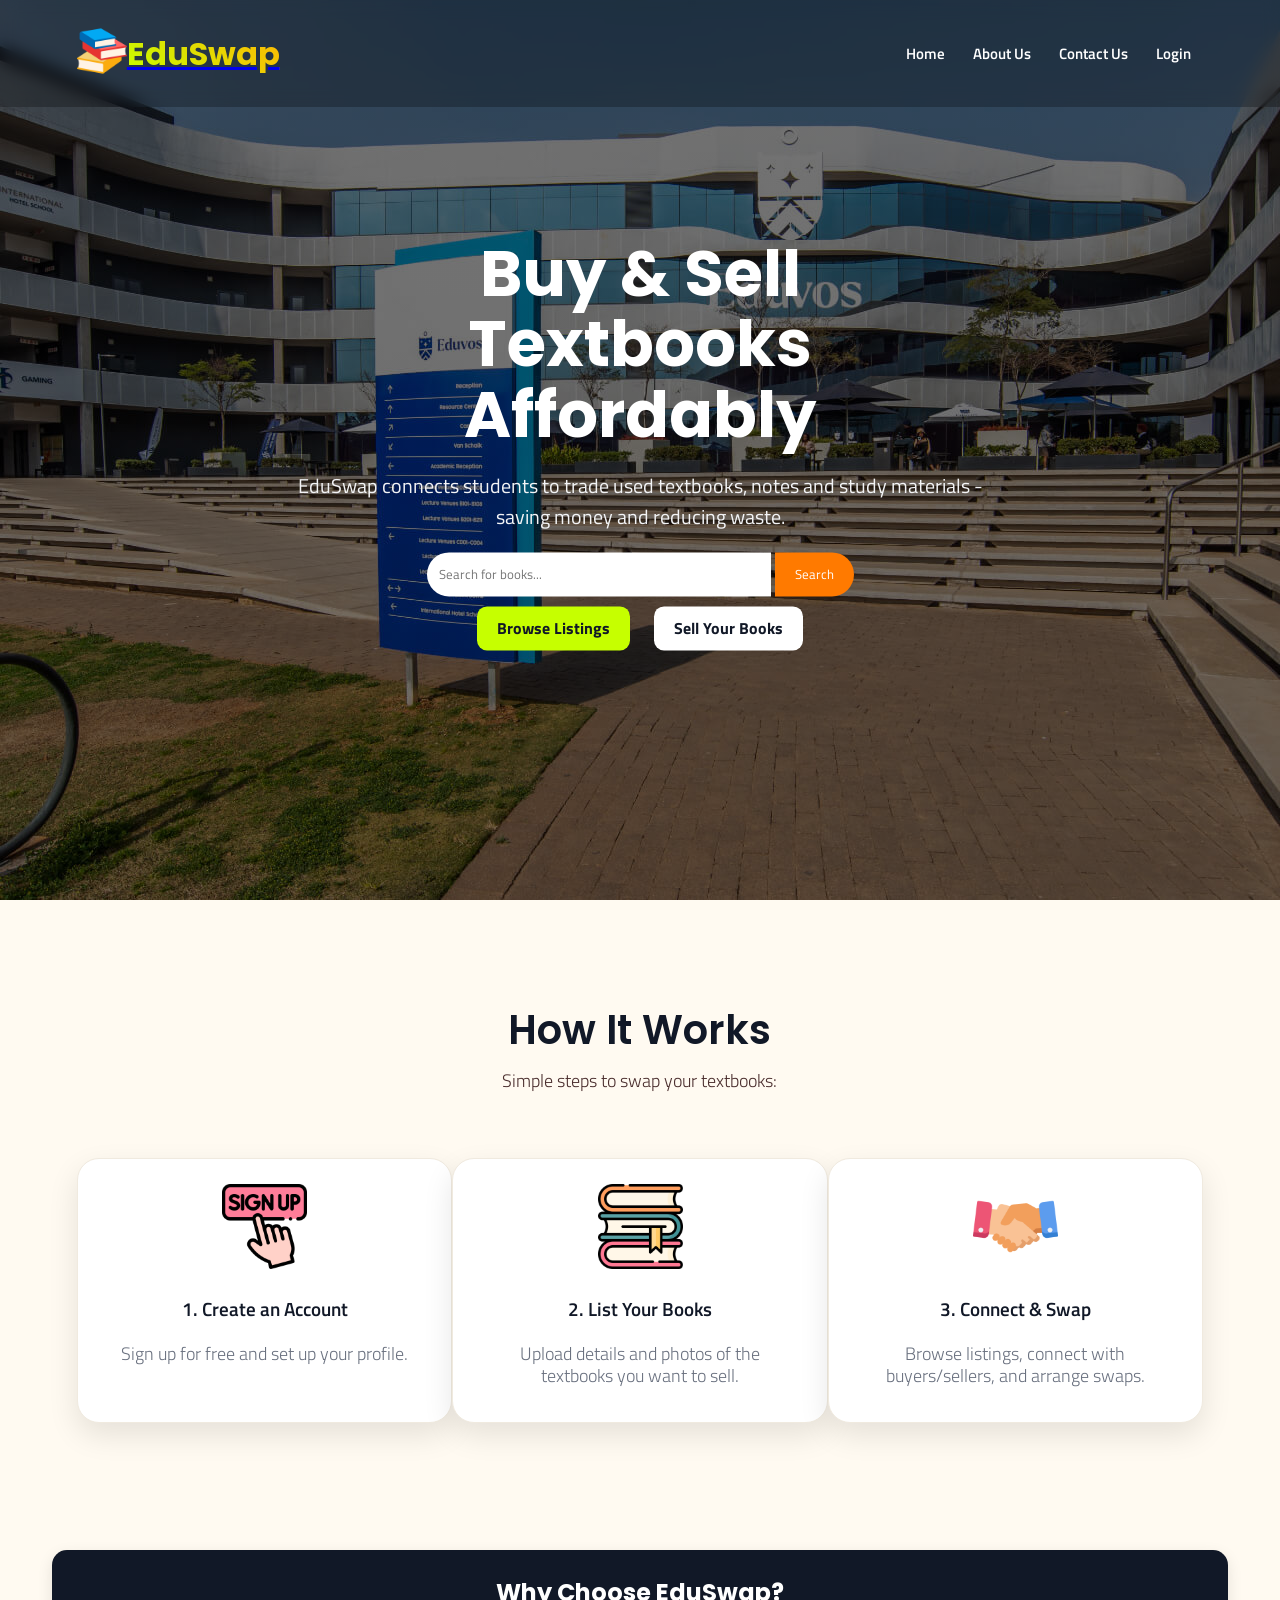
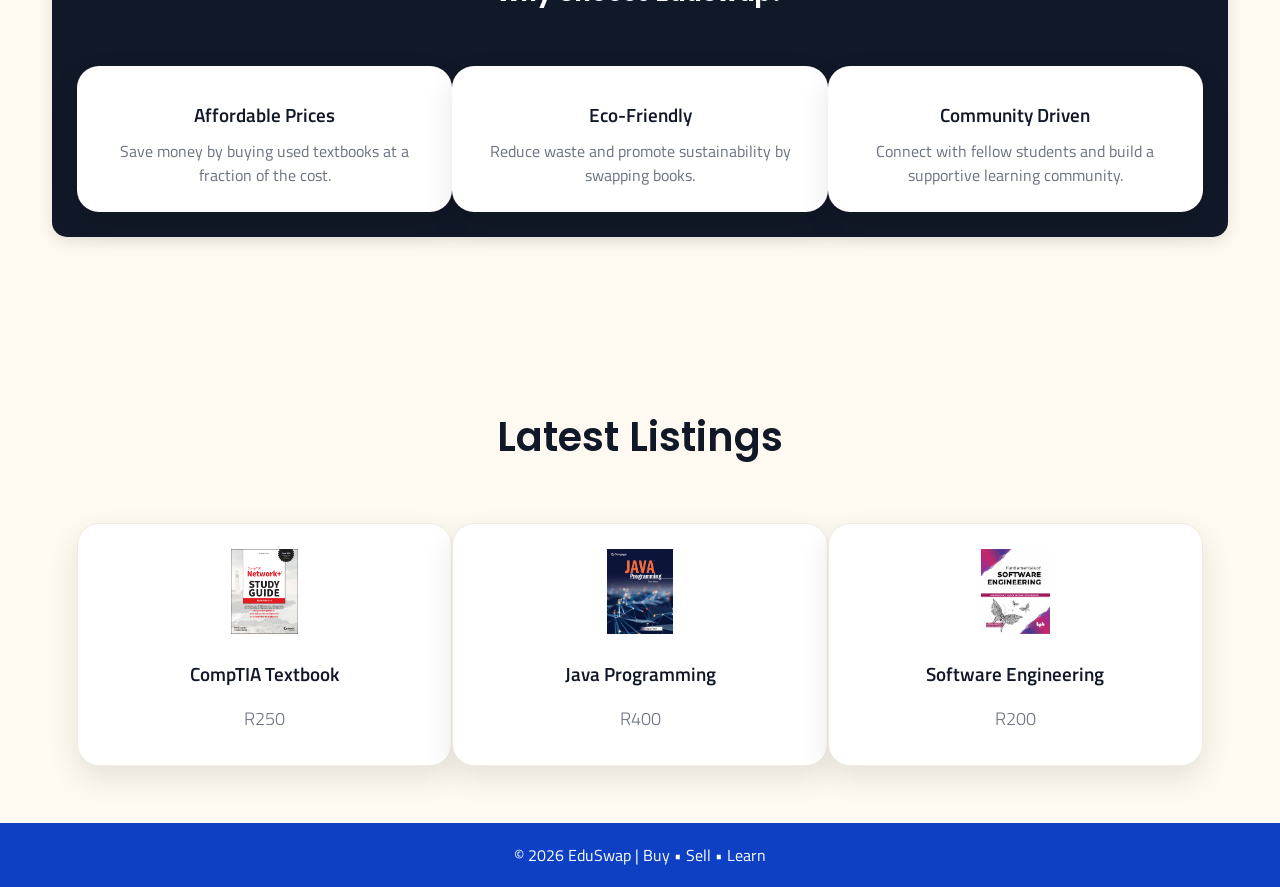
<file: index.html>
<!DOCTYPE html>
<html lang="en">        
<head>
    <meta charset="UTF-8">
    <meta name="viewport" content="width=device-width, initial-scale=1.0">
    <title>EduSwap</title>
    <link rel="stylesheet" href="style.css">
<link rel="preconnect" href="https://fonts.googleapis.com">
<link rel="preconnect" href="https://fonts.gstatic.com" crossorigin>
<link href="https://fonts.googleapis.com/css2?family=Titillium+Web:ital,wght@0,200;0,300;0,400;0,600;0,700;0,900;1,200;1,300;1,400;1,600;1,700&display=swap" rel="stylesheet">
<link rel="stylesheet" href="https://cdn.jsdelivr.net/npm/@fortawesome/fontawesome-free@6.6.0/css/all.min.css">
<link href="https://fonts.googleapis.com/css2?family=Poppins:wght@600;700&display=swap" rel="stylesheet">
</head>
<body>
    <section class="header ">  
        <nav>
            <a href="index.html"><img src="images/stack-of-books.png"></a>
            <a href="index.html"><h1>EduSwap</h1></a>
            <div class="nav-links" id="navLinks">
             <i class="fa fa-times" onclick="closeMenu()"></i>
                <ul>
                    <li><a href="index.html">Home</a></li>
                    <li><a href="about.html">About Us</a></li>
                    <li><a href="contact.html">Contact Us</a></li>
                    <li><a href="login.html">Login</a></li>
                </ul>
            </div>
             <i class="fa fa-bars" onclick="openMenu()"></i>
        </nav>
        
<div class="text-box">
    <h1>Buy & Sell <br>Textbooks <br>Affordably</h1>
    <p>EduSwap connects students to trade used textbooks, notes and study materials - saving money and reducing waste.</p>
    <div class="search-box">
        <input type="text" placeholder="Search for books...">
        <button onclick="searchBooks()">Search</button>
    </div>

    <a href="browse.html" class="btn-primary">Browse Listings</a>
    <a href="sell.html" class="btn-secondary">Sell Your Books</a>
</div>  
</section>

<!-----TextBooks---->
<section class="Steps">
    <h1>How It Works</h1>
    <p>Simple steps to swap your textbooks:</p>
    <div class="row">
        <div class="step-col">
            <img src="images/5455873.png">
            <h3>1. Create an Account</h3>
            <p>Sign up for free and set up your profile.</p>
        </div>
        <div class="step-col">
            <img src="images/books.png">
            <h3>2. List Your Books</h3>
            <p>Upload details and photos of the textbooks you want to sell.</p>
        </div>
        <div class="step-col">
            <img src="images/handshake.png">
            <h3>3. Connect & Swap</h3>
            <p>Browse listings, connect with buyers/sellers, and arrange swaps.</p>
        </div>
    </div>
</section>

<section class="features">
    <h1>Why Choose EduSwap?</h1>
    <div class="row">
        <div class="features-col">
            <h3>Affordable Prices</h3>
            <p>Save money by buying used textbooks at a fraction of the cost.</p>
        </div>
        <div class="features-col">
            <h3>Eco-Friendly</h3>
            <p>Reduce waste and promote sustainability by swapping books.</p>
        </div>
        <div class="features-col">
            <h3>Community Driven</h3>
            <p>Connect with fellow students and build a supportive learning community.</p>
        </div>
    </div>
</section>


<section class="Steps">
    <h1>Latest Listings</h1>
    <div class="row">
        <div class="step-col">
            <img src="images/9781394235612.jpg">
            <h3>CompTIA Textbook</h3>
            <p>R250</p>
        </div>

        <div class="step-col">
            <img src="images/51AZRevuX0L._AC_UF894,1000_QL80_.jpg">
            <h3>Java Programming</h3>
            <p>R400</p>
        </div>

        <div class="step-col">
            <img src="images/images (1).jpg">
            <h3>Software Engineering</h3>
            <p>R200</p>
        </div>
    </div>
</section>




<!-- JavaScript for Toggle Menu -->
<script>
    var navLinks = document.getElementById("navLinks");
    function openMenu(){
        navLinks.style.right = "0";
    }
    function closeMenu(){
        navLinks.style.right = "-200px";
    }
    function searchBooks(){
    let searchValue = document.querySelector(".search-box input").value;
    localStorage.setItem("searchTerm", searchValue);
    window.location.href = "browse.html";
}
</script>

<footer class="footer">
    <p>© 2026 EduSwap | Buy • Sell • Learn</p>
</footer>

</body>
</html>
</file>
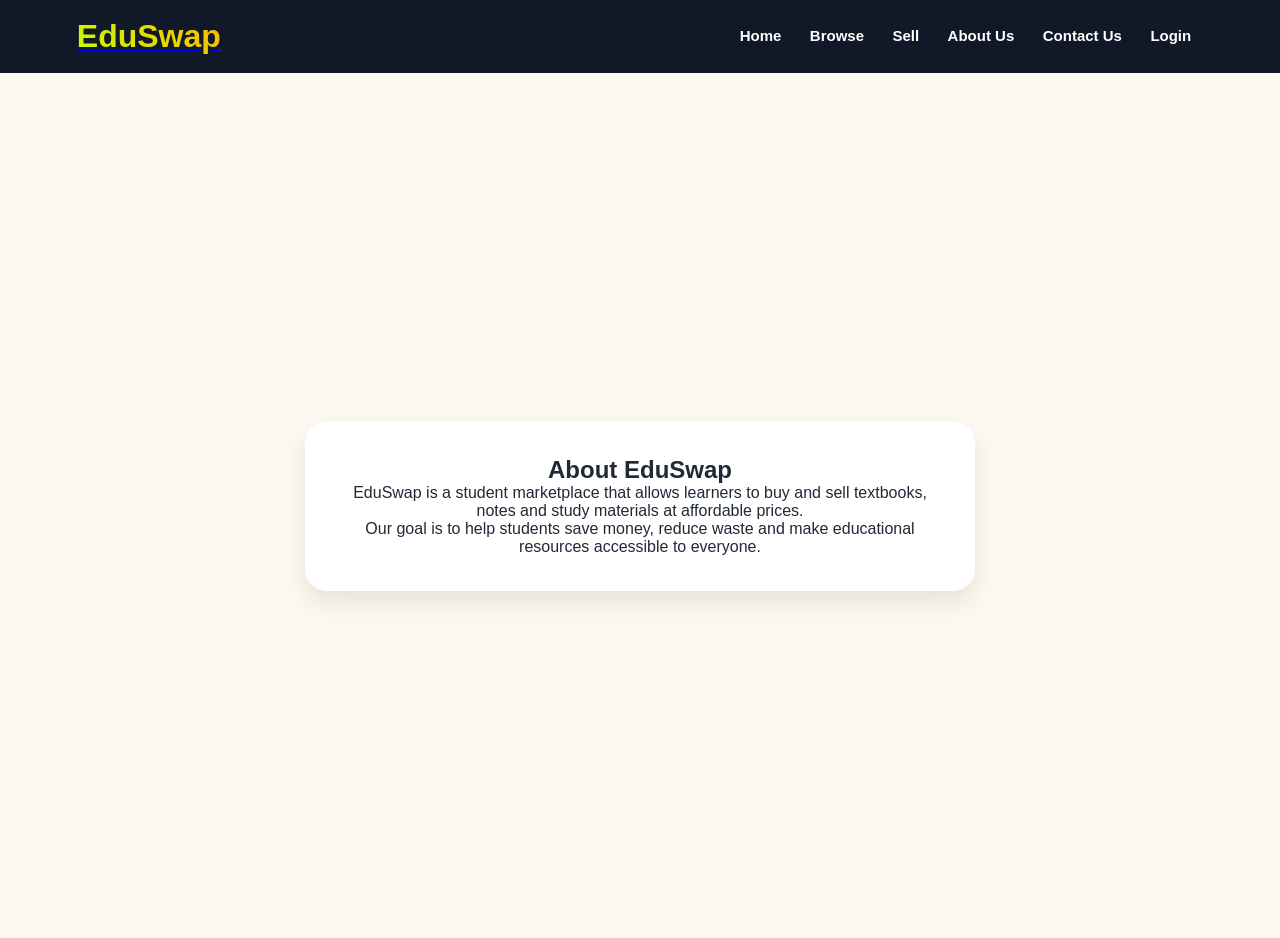
<file: about.html>
<!DOCTYPE html>
<html lang="en">
<head>
    <meta charset="UTF-8">
    <meta name="viewport" content="width=device-width, initial-scale=1.0">
    <title>About Us | EduSwap</title>
    <link rel="stylesheet" href="style.css">
</head>
<body>

<nav class="page-nav">
    <a href="index.html"><h1>EduSwap</h1></a>

    <div class="nav-links">
        <ul>
            <li><a href="index.html">Home</a></li>
            <li><a href="browse.html">Browse</a></li>
            <li><a href="sell.html">Sell</a></li>
            <li><a href="about.html">About Us</a></li>
            <li><a href="contact.html">Contact Us</a></li>
            <li><a href="login.html">Login</a></li>
        </ul>
    </div>
</nav>

<section class="simple-page">
    <div class="simple-card">
        <h1>About EduSwap</h1>

        <p>
            EduSwap is a student marketplace that allows learners
            to buy and sell textbooks, notes and study materials
            at affordable prices.
        </p>

        <p>
            Our goal is to help students save money, reduce waste
            and make educational resources accessible to everyone.
        </p>

    </div>
</section>

</body>
</html>
</file>
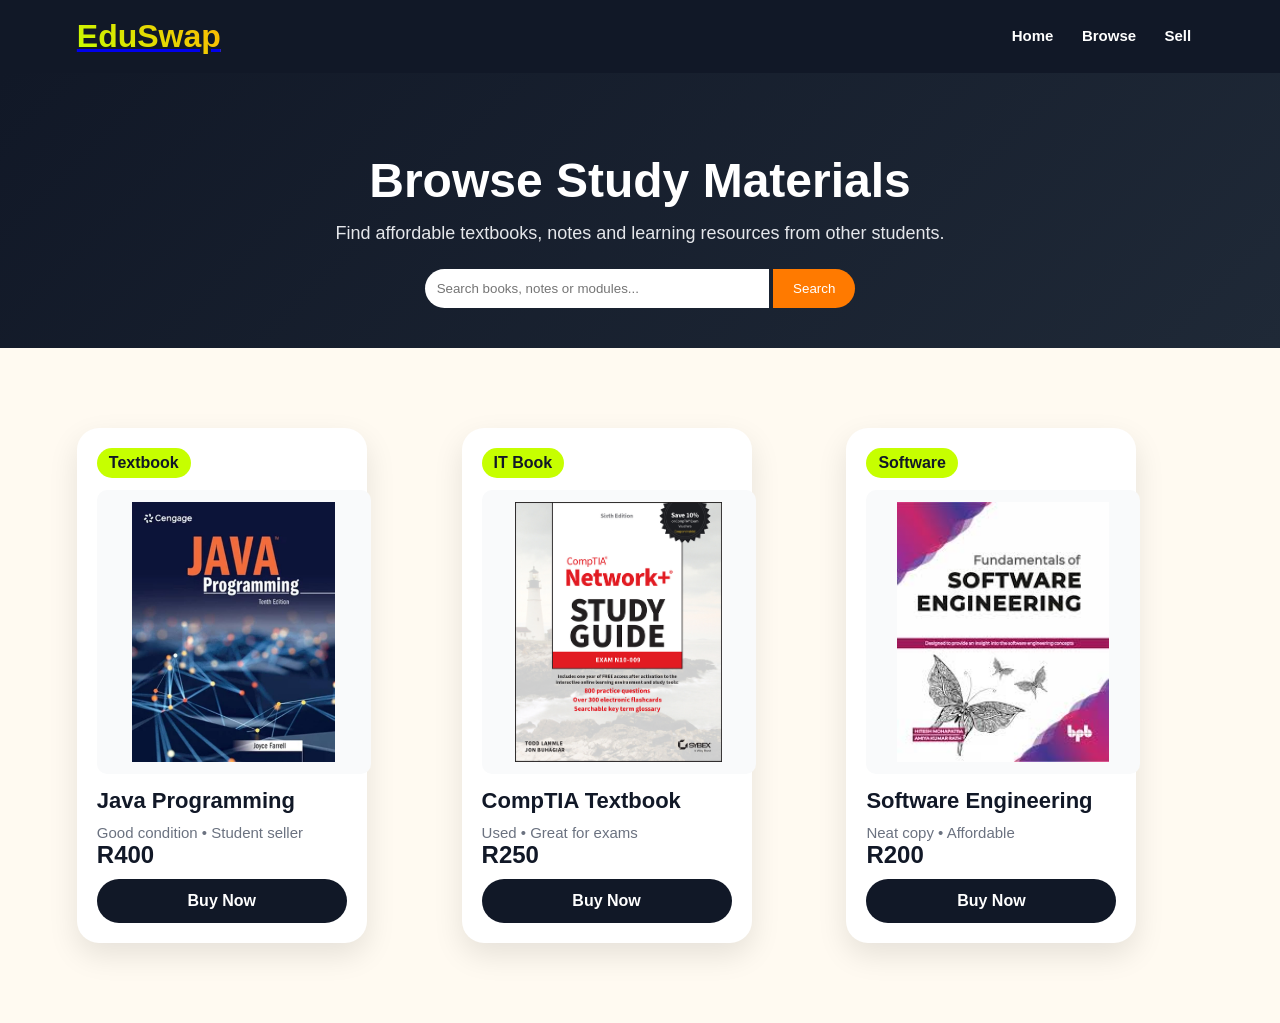
<file: browse.html>
<!DOCTYPE html>
<html lang="en">
<head>
    <meta charset="UTF-8">
    <meta name="viewport" content="width=device-width, initial-scale=1.0">
    <title>Browse Books | EduSwap</title>
    <link rel="stylesheet" href="style.css">
</head>
<body>

<nav class="page-nav">
    <a href="index.html"><h1>EduSwap</h1></a>
    <div class="nav-links">
        <ul>
            <li><a href="index.html">Home</a></li>
            <li><a href="browse.html">Browse</a></li>
            <li><a href="sell.html">Sell</a></li>
        </ul>
    </div>
</nav>

<section class="browse-hero">
    <h1>Browse Study Materials</h1>
    <p>Find affordable textbooks, notes and learning resources from other students.</p>

    <div class="search-box browse-search">
        <input type="text" placeholder="Search books, notes or modules...">
        <button>Search</button>
    </div>
</section>

<section class="browse">
    <div class="listing-container">

        <div class="listing-card">
            <span class="tag">Textbook</span>
            <img src="images/51AZRevuX0L._AC_UF894,1000_QL80_.jpg">
            <h3>Java Programming</h3>
            <p class="seller">Good condition • Student seller</p>
            <p class="price">R400</p>
            <a href="checkout.html" class="buy-btn">Buy Now</a>
        </div>

        <div class="listing-card">
            <span class="tag">IT Book</span>
            <img src="images/9781394235612.jpg">
            <h3>CompTIA Textbook</h3>
            <p class="seller">Used • Great for exams</p>
            <p class="price">R250</p>
            <a href="checkout.html" class="buy-btn">Buy Now</a>
        </div>

        <div class="listing-card">
            <span class="tag">Software</span>
            <img src="images/images (1).jpg">
            <h3>Software Engineering</h3>
            <p class="seller">Neat copy • Affordable</p>
            <p class="price">R200</p>
            <a href="checkout.html" class="buy-btn">Buy Now</a>
        </div>

    </div>
</section>

<script>
let books = JSON.parse(localStorage.getItem("books")) || [];
let container = document.querySelector(".listing-container");

books.forEach(function(book){
    let card = document.createElement("div");
    card.classList.add("listing-card");

    card.innerHTML = `
        <span class="tag">${book.subject}</span>
        <img src="${book.image}">
        <h3>${book.title}</h3>
        <p class="seller">${book.description}</p>
        <p class="price">R${book.price}</p>
        <a href="checkout.html" class="buy-btn">Buy Now</a>
    `;

    container.appendChild(card);
});
</script>
<script>
let searchTerm = localStorage.getItem("searchTerm");

if(searchTerm){
    let cards = document.querySelectorAll(".listing-card");

    cards.forEach(function(card){
        let title = card.querySelector("h3").textContent.toLowerCase();
        let tag = card.querySelector(".tag").textContent.toLowerCase();

        if(title.includes(searchTerm.toLowerCase()) || tag.includes(searchTerm.toLowerCase())){
            card.style.display = "block";
        } else {
            card.style.display = "none";
        }
    });

    localStorage.removeItem("searchTerm");
}
</script>

</body>
</html>
</file>
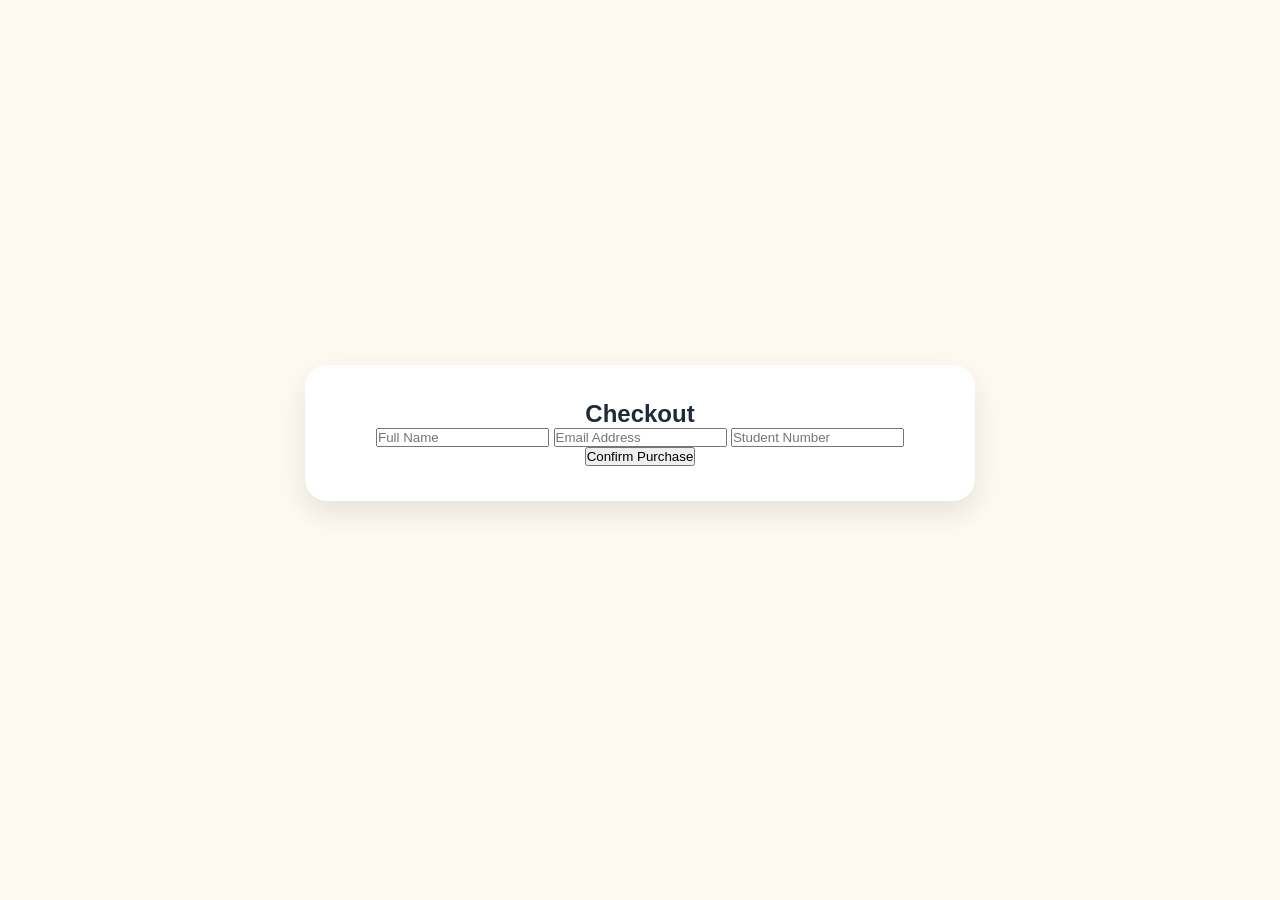
<file: checkout.html>
<!DOCTYPE html>
<html lang="en">
<head>
    <meta charset="UTF-8">
    <meta name="viewport" content="width=device-width, initial-scale=1.0">
    <title>Checkout | EduSwap</title>
    <link rel="stylesheet" href="style.css">
</head>
<body>

<section class="simple-page">
    <div class="simple-card">

        <h1>Checkout</h1>

        <form id="checkoutForm">

            <input type="text" placeholder="Full Name" required>

            <input type="email" placeholder="Email Address" required>

            <input type="text" placeholder="Student Number">

            <button type="submit">
                Confirm Purchase
            </button>

        </form>

    </div>
</section>

<script>
document.getElementById("checkoutForm").addEventListener("submit", function(e){
    e.preventDefault();

    window.location.href = "success.html";
});
</script>

</body>
</html>
</file>
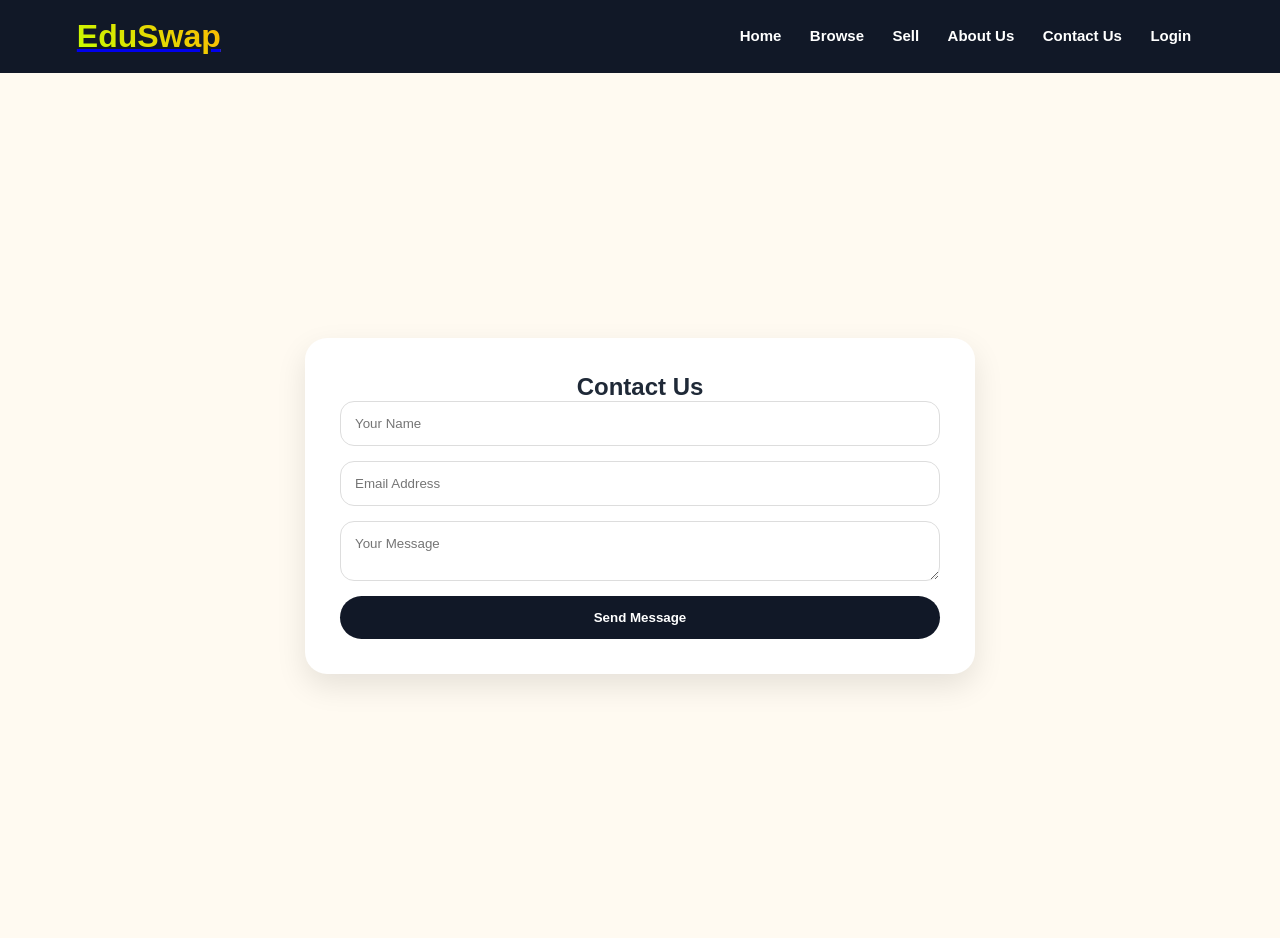
<file: contact.html>
<!DOCTYPE html>
<html lang="en">
<head>
    <meta charset="UTF-8">
    <meta name="viewport" content="width=device-width, initial-scale=1.0">
    <title>Contact Us | EduSwap</title>
    <link rel="stylesheet" href="style.css">
</head>
<body>

<nav class="page-nav">
    <a href="index.html"><h1>EduSwap</h1></a>

    <div class="nav-links">
        <ul>
            <li><a href="index.html">Home</a></li>
            <li><a href="browse.html">Browse</a></li>
            <li><a href="sell.html">Sell</a></li>
            <li><a href="about.html">About Us</a></li>
            <li><a href="contact.html">Contact Us</a></li>
            <li><a href="login.html">Login</a></li>
        </ul>
    </div>
</nav>

<section class="simple-page">
    <div class="simple-card">

        <h1>Contact Us</h1>

        <form class="simple-form">

            <input type="text" placeholder="Your Name" required>

            <input type="email" placeholder="Email Address" required>

            <textarea placeholder="Your Message" required></textarea>

            <button type="submit">Send Message</button>

        </form>

    </div>
</section>

<script>
document.querySelector(".simple-form").addEventListener("submit", function(e){
    e.preventDefault();
    alert("Message sent successfully!");
});
</script>

</body>
</html>
</file>
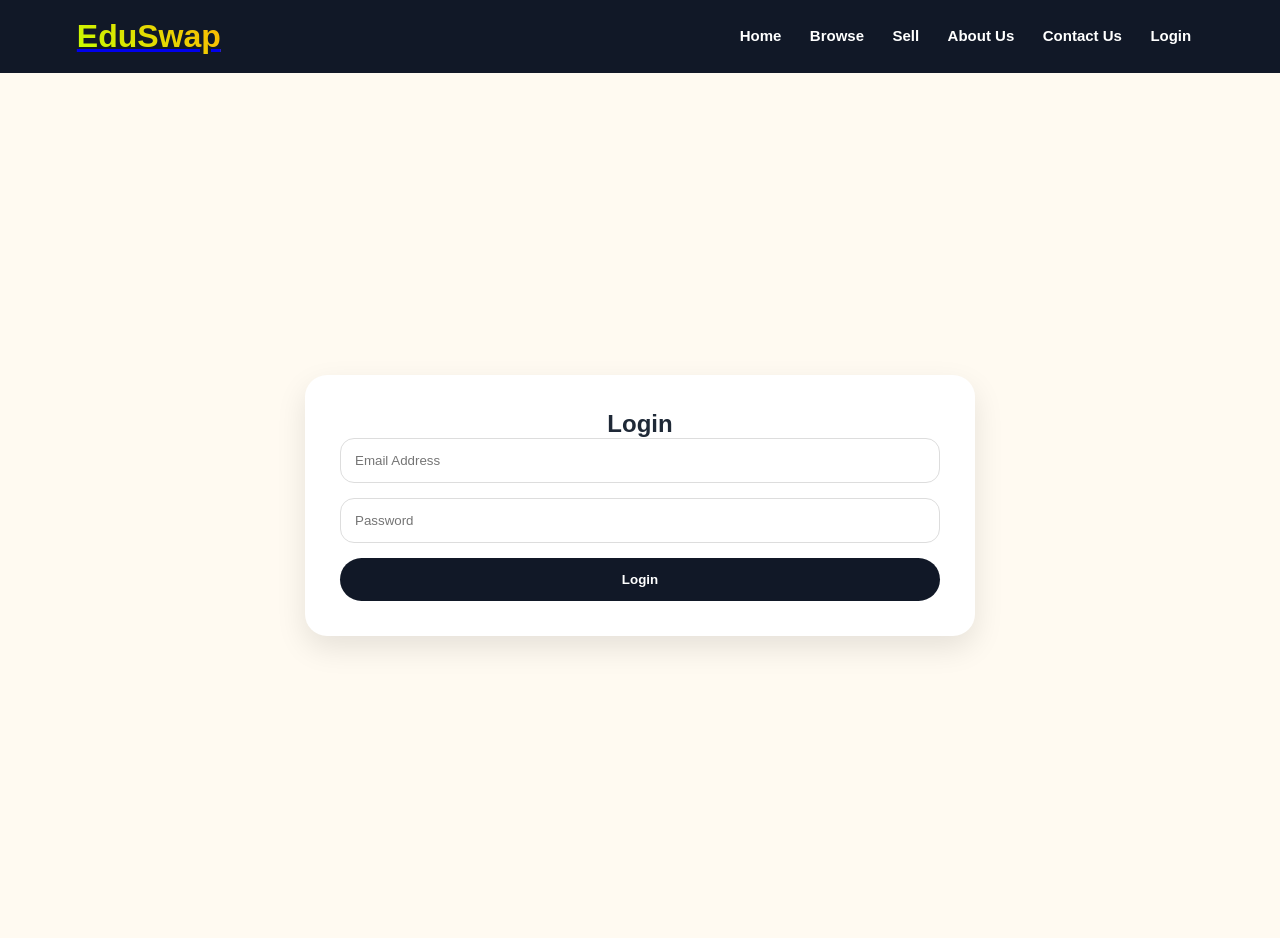
<file: login.html>
<!DOCTYPE html>
<html lang="en">
<head>
    <meta charset="UTF-8">
    <meta name="viewport" content="width=device-width, initial-scale=1.0">
    <title>Login | EduSwap</title>
    <link rel="stylesheet" href="style.css">
</head>
<body>

<nav class="page-nav">
    <a href="index.html"><h1>EduSwap</h1></a>

    <div class="nav-links">
        <ul>
            <li><a href="index.html">Home</a></li>
            <li><a href="browse.html">Browse</a></li>
            <li><a href="sell.html">Sell</a></li>
            <li><a href="about.html">About Us</a></li>
            <li><a href="contact.html">Contact Us</a></li>
            <li><a href="login.html">Login</a></li>
        </ul>
    </div>
</nav>

<section class="simple-page">
    <div class="simple-card">

        <h1>Login</h1>

        <form class="simple-form">

            <input type="email" placeholder="Email Address" required>

            <input type="password" placeholder="Password" required>

            <button type="submit">Login</button>

        </form>

    </div>
</section>

<script>
document.querySelector(".simple-form").addEventListener("submit", function(e){
    e.preventDefault();
    alert("Login successful!");
});
</script>

</body>
</html>
</file>
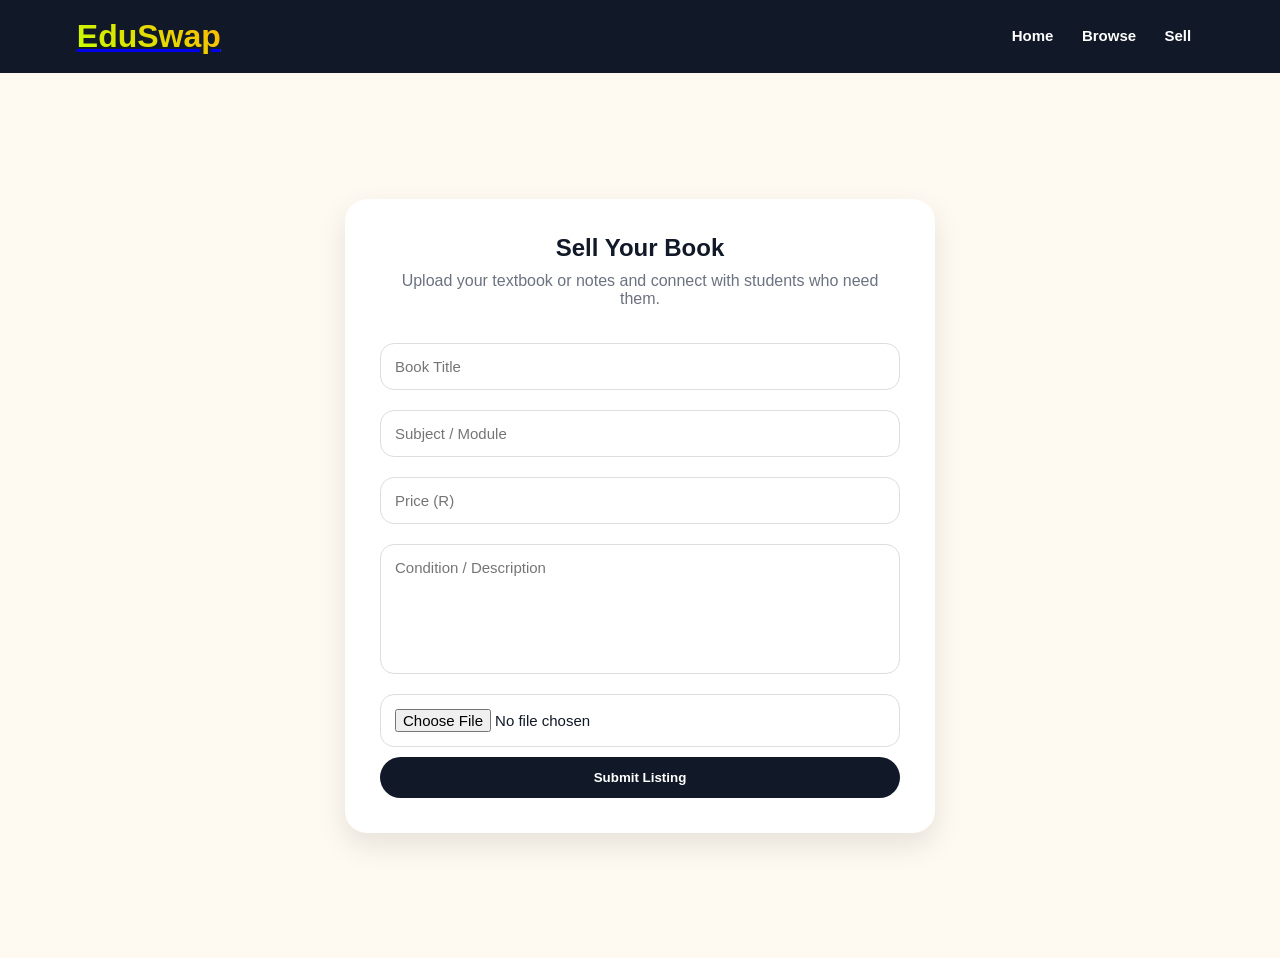
<file: sell.html>
<!DOCTYPE html>
<html lang="en">
<head>
    <meta charset="UTF-8">
    <meta name="viewport" content="width=device-width, initial-scale=1.0">
    <title>Sell Books | EduSwap</title>
    <link rel="stylesheet" href="style.css">
</head>
<body>

<nav class="page-nav">
    <a href="index.html"><h1>EduSwap</h1></a>
    <div class="nav-links">
        <ul>
            <li><a href="index.html">Home</a></li>
            <li><a href="browse.html">Browse</a></li>
            <li><a href="sell.html">Sell</a></li>
        </ul>
    </div>
</nav>

<section class="sell-page">
    <div class="sell-card">
        <h1>Sell Your Book</h1>
        <p>Upload your textbook or notes and connect with students who need them.</p>

        <form class="sell-form">
            <input type="text" placeholder="Book Title" required>
            <input type="text" placeholder="Subject / Module" required>
            <input type="text" placeholder="Price (R)" required>
            <textarea placeholder="Condition / Description"></textarea>
            <input type="file">
            <button type="submit">Submit Listing</button>
        </form>
    </div>
</section>

<script>
document.querySelector(".sell-form").addEventListener("submit", function(e){
    e.preventDefault();
    alert("Book uploaded successfully!");
});
</script>

</body>
</html>
</file>
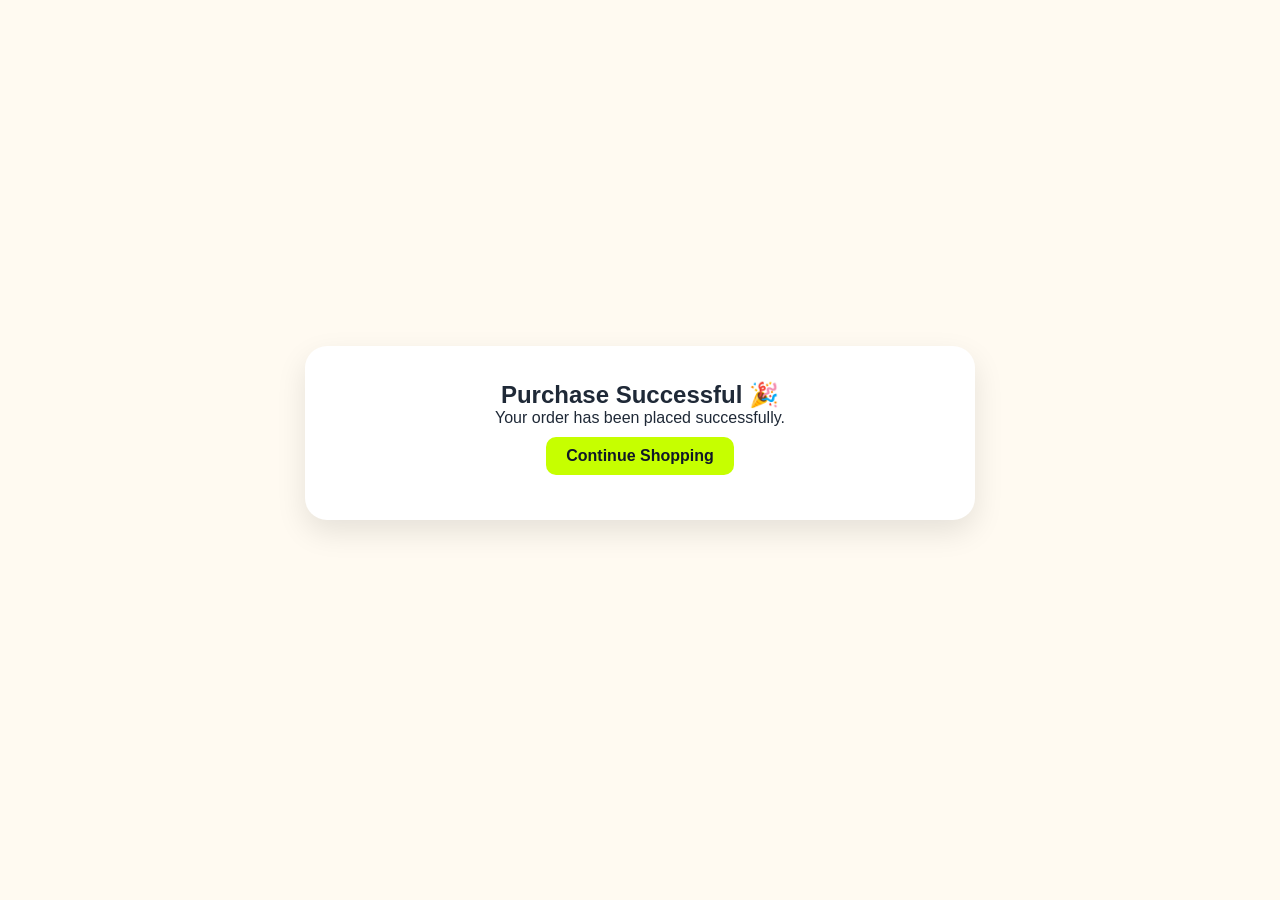
<file: succes.html>
<!DOCTYPE html>
<html>
<head>
<title>Success</title>
<link rel="stylesheet" href="style.css">
</head>
<body>

<section class="simple-page">
    <div class="simple-card">
        <h1>Purchase Successful 🎉</h1>
        <p>Your order has been placed successfully.</p>

        <a href="browse.html" class="btn-primary">
            Continue Shopping
        </a>
    </div>
</section>

</body>
</html>
</file>
<file: style.css>
*{
    margin: 0;
    padding: 0;
    font-family: 'Titillium Web', sans-serif;
   
}
.header{
    min-height: 100vh;
    width: 100%;
    background-image: linear-gradient(rgba(4, 9, 30, 0.7),rgba(4, 9, 30, 0.7)),url(images/Pretoria\ Slider\ Image\ 3.jpg);
    background-position: center;
    background-size: cover;
    position: relative;
}
nav{
    display: flex;
    padding: 2% 6%;
    justify-content: space-between;
    align-items: center;
}
nav h1{
    font-family: 'Poppins', sans-serif;
    font-size: 32px;
    font-weight: 700;
    background: linear-gradient(45deg, #ff7a00, #ffb347);
    -webkit-background-clip: text;
    -webkit-text-fill-color: transparent;
}
   
    
nav img{
    width: 50px;
}
.nav-links{
    flex: 1;
    text-align: right;
}
.nav-links ul li{
    list-style: none;
    display: inline-block;
    padding: 8px 12px;
    position: relative;
}
.nav-links ul li a{
    color: #fff;
    text-decoration: none;
    font-size: 13px;
}
.nav-links ul li::after{
    content: '';
    width: 0%;
    height: 2px;
    background: #f48b36;
    display: block;
    margin: auto;
    transition: 0.5s;
}
.nav-links ul li:hover::after{
    width: 100%;
}
.text-box{
    width: 90%;
    color: #fff;
    position: absolute;
    top: 50%;
    left: 50%;
    transform: translate(-50%,-50%);
    text-align: center;
}
.text-box h1{
    font-size: 60px;
}
.text-box p{
    font-size: 20px;
    margin: 20px 0;
}
.btn-primary, .btn-secondary{
    display: inline-block;
    padding: 10px 20px;
    border-radius: 10px;
    text-decoration: none;
    margin: 10px;
    font-weight: bold;
    transition: 0.3s;
}
.btn-primary{
    background: #f48b36;
    color: #fff;
    
}
.btn-secondary{
    background: #133791;
    color: #fff;

}

.btn-primary:hover{
    transform: translateY(-3px);
    box-shadow: 0 5px 15px rgba(0,0,0,0.4);
}
.btn-secondary:hover{
    background: #f1f1f1;;
     transform: translateY(-3px);
}

nav .fa{
    display: none;
}

@media (max-width: 700px){
    .text-box h1{
        font-size: 30px;
    }
    .text-box p{
        font-size: 16px;
    }
    .nav-links ul li{
        display: block;
    }
    .nav-links{
        position: absolute;
        background: #0d40c3;
        height: 100vh;
        width: 200px;
        top: 0;
        right: -200px;
        text-align: left;
        z-index: 2;
        transition: 1s;
    }
    nav .fa{
        display: block;
        color: #fff;
        margin-top: 10px;
        font-size: 22px;
        cursor: pointer;
    }
    .nav-links ul{
        padding: 30px;
    }
}

/*---course----*/

.Steps{
    width: 80%;
    margin: auto;
    text-align: center;
    padding-top: 100px;
}
.Steps h1{
    font-size: 40px;
    font-weight: 600;
    color: #133791;
}
.Steps p{
    font-size: 18px;
    font-weight: 300;
    line-height: 22px;
    padding: 10px;
    color: #4a2d2d;

}

.row{
    margin-top: 5%;
    display: flex;
    justify-content: space-between;
}
.step-col{
    flex-basis: 30%;
    background: #f48b36;
    padding: 25px;
    border-radius: 15px;
    margin-bottom: 5%;
    box-shadow: 0 5px 15px rgba(0,0,0,0.3);
    transition: 0.3s;
}
.step-col img{
    width: 60px;
    margin-bottom: 10px;
}
h3{
    text-align: center;
    font-weight: 600;
    margin: 10px 0;
}

.step-col:hover{
    transform: translateY(-5px);
}
@media (max-width: 700px){
    .row{
        flex-direction: column;
    }   
}
/*----features----*/
.features{
    flex-basis: 30%;
    background: #f48b36;
    padding: 25px;
    border-radius: 15px;
    margin-bottom: 5%;
    box-shadow: 0 5px 15px rgba(0,0,0,0.1);
    transition: 0.3s;
}
.features-col::after{
    transform: translateY(-5px);
}
/*----footer----*/
.footer{
    background: #0d40c3;
    color: #fff;
    text-align: center;
    padding: 20px;
}

@media(max-width:700px){
    .btn-primary, .btn-secondary{
        display: block;
        width: 80%;
        margin: 10px auto;
    }
}
.search-box{
    margin-top: 20px;
}

.search-box input{
    padding: 12px;
    width: 250px;
    border: none;
    border-radius: 25px 0 0 25px;
    outline: none;
}

.search-box button{
    padding: 12px 20px;
    border: none;
    background: #ff7a00;
    color: white;
    border-radius: 0 25px 25px 0;
    cursor: pointer;
}
/*----sell form----*/
.sell-page{
    text-align: center;
    padding: 80px 0;
}

.sell-form{
    width: 320px;
    margin: auto;
    display: flex;
    flex-direction: column;
    background: #fff;
    padding: 25px;
    border-radius: 15px;
    box-shadow: 0 8px 20px rgba(0,0,0,0.1);
}

.sell-form input,
.sell-form textarea{
    margin: 10px 0;
    padding: 10px;
    border-radius: 8px;
    border: 1px solid #ccc;
}

.sell-form button{
    padding: 12px;
    background: #ff7a00;
    color: white;
    border: none;
    border-radius: 25px;
    cursor: pointer;
}

.sell-form button:hover{
    background: #e56700;
}
/*-----browse page----*/
.browse{
    width: 85%;
    margin: auto;
    padding: 80px 0;
    text-align: center;
}

.browse h1{
    margin-bottom: 40px;
    color: #133791;
}

.listing-container{
    display: flex;
    flex-wrap: wrap;
    gap: 20px;
    justify-content: center;
}

.listing-card{
    background: #fff;
    width: 250px;
    padding: 15px;
    border-radius: 15px;
    box-shadow: 0 8px 20px rgba(0,0,0,0.1);
    transition: 0.3s;
}

.listing-card img{
    width: 100%;
    border-radius: 10px;
}

.listing-card button{
    margin-top: 10px;
    padding: 8px 15px;
    border: none;
    background: #ff7a00;
    color: white;
    border-radius: 20px;
    cursor: pointer;
}

.listing-card:hover{
    transform: translateY(-5px);


}
/* ===== MODERN EDUSWAP UPGRADE ===== */

body{
    background: #fffaf1;
    color: #1f2937;
}

.header{
    background-image: linear-gradient(rgba(0,0,0,0.55), rgba(0,0,0,0.55)), url(images/Pretoria\ Slider\ Image\ 3.jpg);
}

nav{
    background: rgba(0,0,0,0.25);
    backdrop-filter: blur(8px);
}

.page-nav{
    background: #111827;
    padding: 18px 6%;
}

.page-nav h1,
nav h1{
    background: linear-gradient(45deg, #c6ff00, #ffb703);
    -webkit-background-clip: text;
    -webkit-text-fill-color: transparent;
}

.nav-links ul li a{
    font-size: 15px;
    font-weight: 600;
}

.text-box h1{
    font-family: 'Poppins', sans-serif;
    font-size: 64px;
    line-height: 1.1;
    color: #ffffff;
}

.text-box p{
    max-width: 700px;
    margin: 20px auto;
    color: #f3f4f6;
}

.btn-primary{
    background: #c6ff00;
    color: #111827;
}

.btn-secondary{
    background: white;
    color: #111827;
}

.search-box input{
    width: 320px;
    max-width: 70%;
}

.Steps,
.browse{
    width: 88%;
}

.Steps h1,
.features h1,
.browse h1,
.sell-card h1{
    font-family: 'Poppins', sans-serif;
    color: #111827;
}

.step-col,
.features-col,
.listing-card,
.sell-card{
    background: #ffffff;
    color: #111827;
    border-radius: 22px;
    box-shadow: 0 12px 30px rgba(0,0,0,0.10);
}

.step-col{
    border: 1px solid #f0eadf;
}

.step-col img{
    width: 85px;
    height: 85px;
    object-fit: contain;
}

.step-col p,
.features-col p{
    color: #6b7280;
}

.features{
    width: 88%;
    margin: 70px auto;
    background: #111827;
    color: white;
    text-align: center;
}

.features h1{
    color: white;
    margin-bottom: 30px;
}

.features-col{
    flex-basis: 30%;
    padding: 25px;
}

.features-col h3{
    color: #111827;
}

/* Browse Page */

.browse-hero{
    text-align: center;
    padding: 80px 20px 40px;
    background: linear-gradient(135deg, #111827, #1f2937);
    color: white;
}

.browse-hero h1{
    font-family: 'Poppins', sans-serif;
    font-size: 48px;
}

.browse-hero p{
    font-size: 18px;
    margin: 15px 0;
    color: #e5e7eb;
}

.browse-search{
    margin-top: 25px;
}

.listing-container{
    display: grid;
    grid-template-columns: repeat(3, 1fr);
    gap: 28px;
}

.listing-card{
    position: relative;
    padding: 20px;
    text-align: left;
}

.listing-card img{
    height: 260px;
    object-fit: contain;
    background: #f9fafb;
    padding: 12px;
}

.listing-card h3{
    text-align: left;
    font-size: 22px;
}

.seller{
    color: #6b7280;
    font-size: 15px;
}

.price{
    font-size: 24px;
    font-weight: 700;
    color: #111827;
}

.tag{
    display: inline-block;
    background: #c6ff00;
    color: #111827;
    padding: 6px 12px;
    border-radius: 20px;
    font-weight: 700;
    margin-bottom: 12px;
}

.listing-card button,
.sell-form button{
    width: 100%;
    padding: 13px;
    background: #111827;
    color: white;
    border-radius: 30px;
    font-weight: 700;
}

.listing-card button:hover,
.sell-form button:hover{
    background: #c6ff00;
    color: #111827;
}

/* Sell Page */

.sell-page{
    min-height: 85vh;
    display: flex;
    justify-content: center;
    align-items: center;
    padding: 60px 20px;
    background: #fffaf1;
}

.sell-card{
    width: 520px;
    max-width: 100%;
    padding: 35px;
    text-align: center;
}

.sell-card p{
    color: #6b7280;
    margin: 10px 0 25px;
}

.sell-form{
    width: 100%;
    box-shadow: none;
    padding: 0;
}

.sell-form input,
.sell-form textarea{
    padding: 14px;
    border-radius: 14px;
    border: 1px solid #ddd;
    font-size: 15px;
}

.sell-form textarea{
    min-height: 100px;
    resize: none;
}

/* Responsive */

@media(max-width: 900px){
    .listing-container{
        grid-template-columns: repeat(2, 1fr);
    }

    .text-box h1{
        font-size: 46px;
    }
}

@media(max-width: 700px){
    .text-box h1{
        font-size: 36px;
    }

    .text-box p{
        font-size: 15px;
    }

    .search-box input{
        width: 65%;
    }

    .search-box button{
        width: 30%;
        padding: 12px 5px;
    }

    .listing-container{
        grid-template-columns: 1fr;
    }

    .browse-hero h1{
        font-size: 34px;
    }

    .page-nav{
        flex-direction: column;
        gap: 15px;
    }

    .page-nav .nav-links{
        position: static;
        height: auto;
        width: auto;
        background: transparent;
        text-align: center;
    }

    .page-nav .nav-links ul li{
        display: inline-block;
    }

    .listing-card img{
        height: 220px;
    }
}
.buy-btn{
    display: block;
    text-align: center;
    text-decoration: none;
    background: #111827;
    color: white;
    padding: 13px;
    border-radius: 30px;
    font-weight: 700;
    margin-top: 10px;
}

.buy-btn:hover{
    background: #c6ff00;
    color: #111827;
}.simple-page{
    min-height: 85vh;
    display: flex;
    justify-content: center;
    align-items: center;
    padding: 50px 20px;
    background: #fffaf1;
}

.simple-card{
    width: 600px;
    max-width: 100%;
    background: white;
    padding: 35px;
    border-radius: 22px;
    box-shadow: 0 12px 30px rgba(0,0,0,0.1);
    text-align: center;
}

.simple-form{
    display: flex;
    flex-direction: column;
    gap: 15px;
}

.simple-form input,
.simple-form textarea{
    padding: 14px;
    border-radius: 14px;
    border: 1px solid #ddd;
}

.simple-form button{
    padding: 14px;
    background: #111827;
    color: white;
    border: none;
    border-radius: 30px;
    font-weight: bold;
}
</file>
